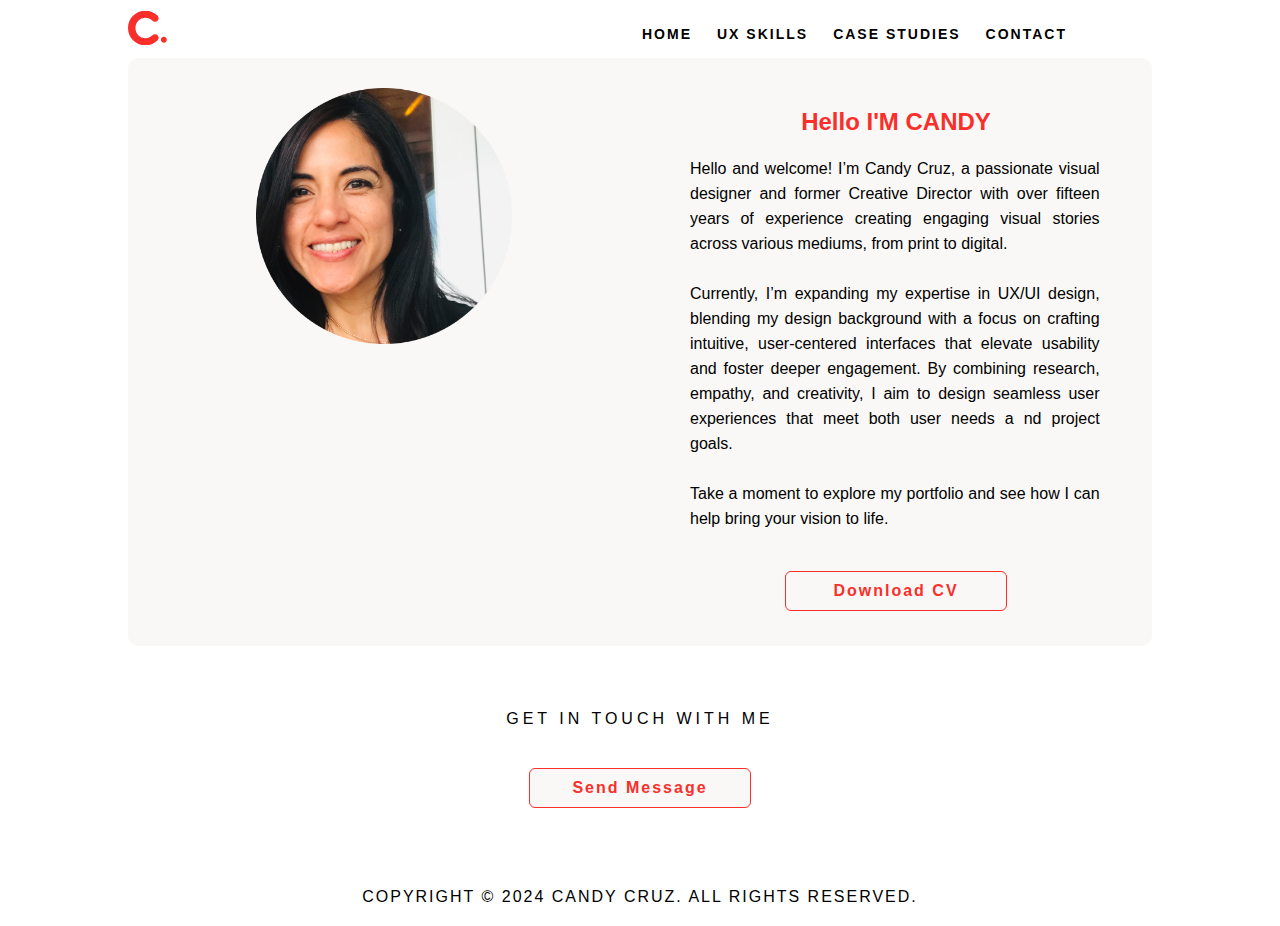
<file: index.html>
<!doctype html>
<html>
<head>
<meta charset="UTF-8">
<meta http-equiv="X-UA-Compatible" content="IE=edge">
<meta name="viewport" content="width=device-width, initial-scale=1">
<title>Candy's Portfolio</title>
<link href="css/stylesheet.css" rel="stylesheet" type="text/css">
</head>
<body>
<!-- Main Container -->
<div class="container"> 
  <!-- Header -->
  <header class="header">
    <h4 class="logo">        <div class="logo">
    </h4>
     
        <span class="logo"><img src="images/logo.svg"></span>
        <nav>
          <ul>
            <li><a href="index.html">HOME</a></li>
            <li><a href="uxskills.html#hero">UX SKILLS</a></li>
            <li><a href="casestudies.html">CASE STUDIES</a></li>
            <li> <a href="#contact">CONTACT</a></li>
          </ul>
        </nav>
  </header>
  <!-- Hero Section -->
  <section class="intro">
    <div class="column">
     
      <img src="images/Candy.png" alt="" class="profile"> </div>
    <div class="column">
         <h2>Hello I'M CANDY</h2>
      <p>Hello and welcome! I’m Candy Cruz, a passionate visual designer and former Creative Director with over fifteen years of experience creating engaging visual stories across various mediums, from print to digital. <br><br>
    Currently, I’m expanding my expertise in UX/UI design, blending my design background with a focus on crafting intuitive, user-centered interfaces that elevate usability and foster deeper engagement. By combining research, empathy, and creativity, I aim to design seamless user experiences that meet both user needs a nd project goals.
      <br><br>Take a moment to explore my portfolio and see how I can help bring your vision to life. </p>
        <div class="button"><strong>Download CV</strong> </div>
    </div>
  </section>
     
<!-- Footer Section -->
  <footer id="contact">
    <p class="hero_header">GET IN TOUCH WITH ME</p>
    <div class="button"><strong>Send Message</strong> </div>
  </footer>
  <!-- Copyrights Section -->
  <div class="copyright">Copyright © 2024 Candy Cruz. All Rights Reserved.</div>
</div>
<!-- Main Container Ends -->
</body>
</html>
</file>
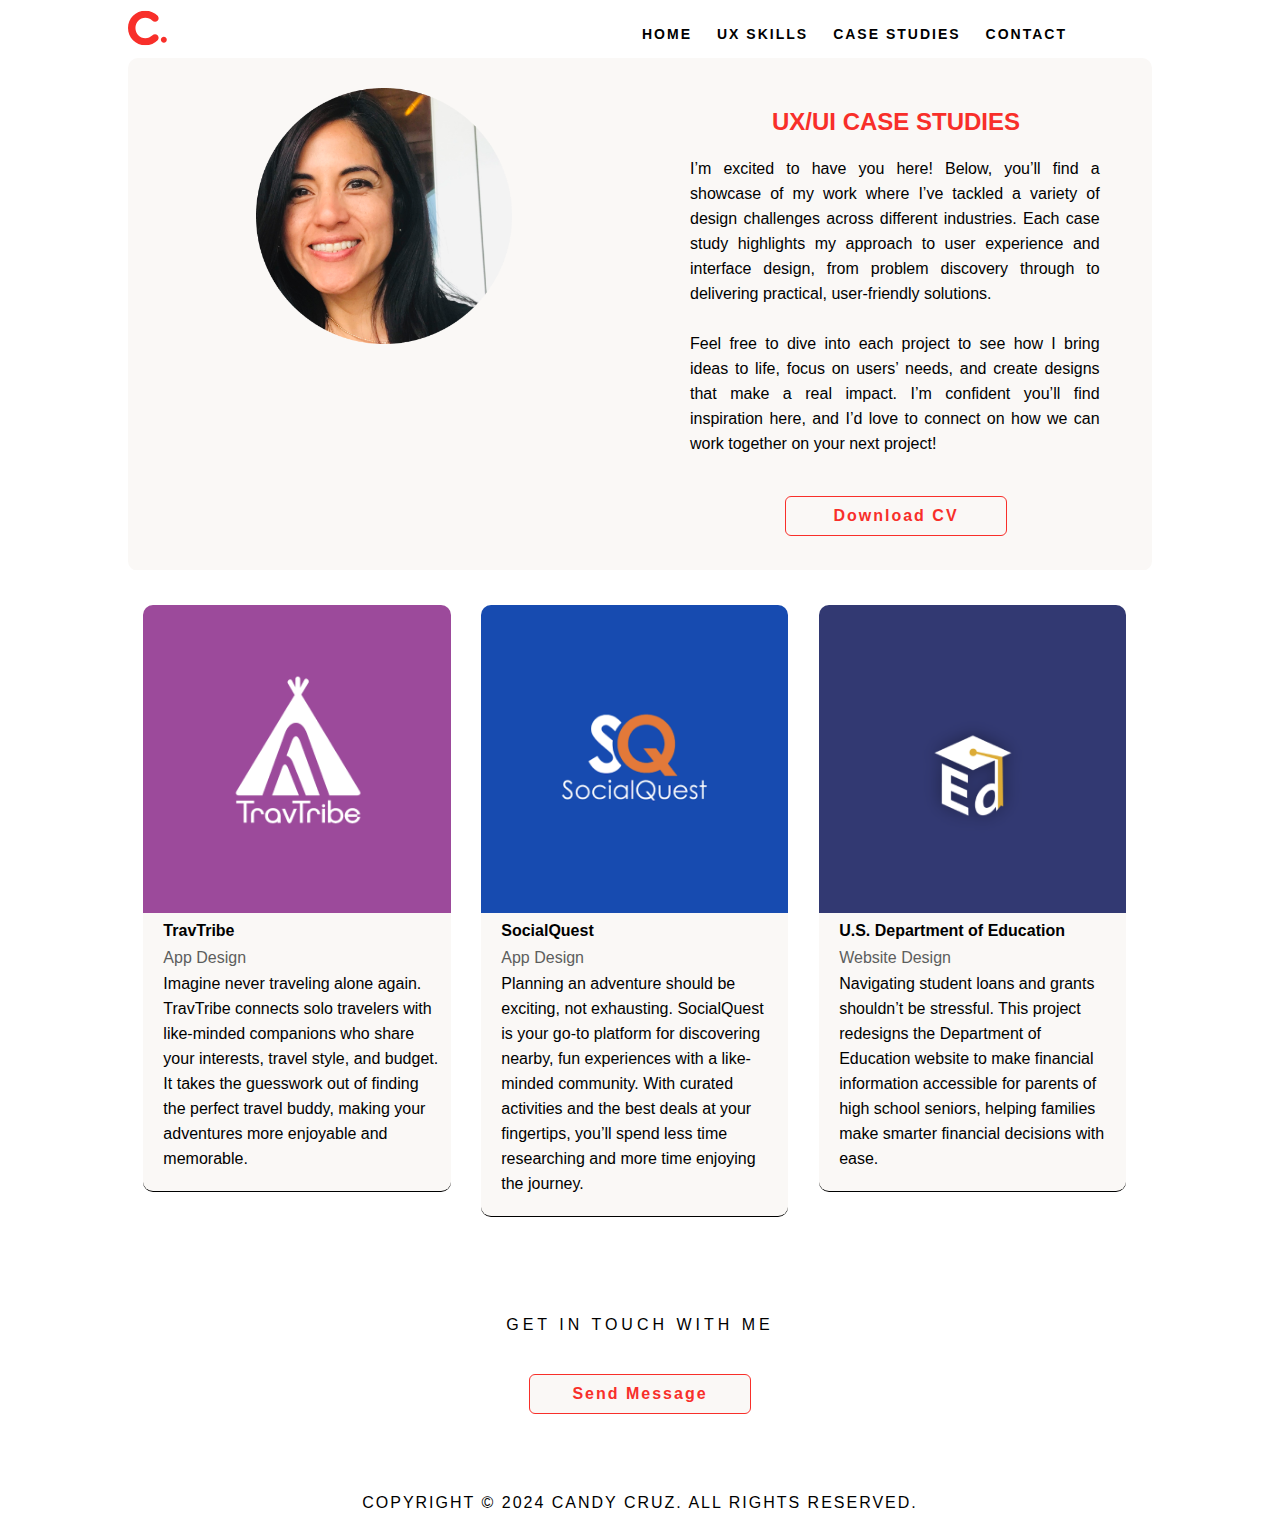
<file: casestudies.html>
<!doctype html>
<html>
<head>
<meta charset="UTF-8">
<meta http-equiv="X-UA-Compatible" content="IE=edge">
<meta name="viewport" content="width=device-width, initial-scale=1">
<title>Candy's Portfolio</title>
<link href="css/stylesheet.css" rel="stylesheet" type="text/css">
</head>
<body>
<!-- Main Container -->
<div class="container"> 
  <!-- Header -->
  <header class="header">
    <h4 class="logo">        <div class="logo">
    </h4>
     
        <span class="logo"><img src="images/logo.svg"></span>
        <nav>
          <ul>
            <li><a href="index.html">HOME</a></li>
            <li><a href="uxskills.html#hero">UX SKILLS</a></li>
            <li><a href="casestudies.html">CASE STUDIES</a></li>
            <li> <a href="#contact">CONTACT</a></li>
          </ul>
        </nav>
  </header>
  <!-- Hero Section -->
  <section class="intro">
    <div class="column">
     
      <img src="images/Candy.png" alt="" class="profile"> </div>
    <div class="column">
         <h2>UX/UI CASE STUDIES</h2>
      <p>I’m excited to have you here! Below, you’ll find a showcase of my work where I’ve tackled a variety of design challenges across different industries. Each case study highlights my approach to user experience and interface design, from problem discovery through to delivering practical, user-friendly solutions. <br> 
      <br> Feel free to dive into each project to see how I bring ideas to life, focus on users’ needs, and create designs that make a real impact. I’m confident you’ll find inspiration here, and I’d love to connect on how we can work together on your next project! </p>
        <div class="button"><strong>Download CV</strong> </div>
    </div>
  </section>
     
  <!-- Stats Gallery Section -->
  <div class="gallery">
     
     
    <div class="thumbnail"> <a href="#"><img src="images/TravTribe.png" alt="" width="2000" class="cards"/></a>
      <h4>TravTribe</h4>
      <p class="tag">App Design</p>
      <p class="text_column">Imagine never traveling alone again. TravTribe connects solo travelers with like-minded companions who share your interests, travel style, and budget. It takes the guesswork out of finding the perfect travel buddy, making your adventures more enjoyable and memorable.</p>
    </div>
    <div class="thumbnail"> <a href="#"><img src="images/SocialQuest.png" alt="" width="2000" class="cards"/></a>
      <h4>SocialQuest</h4>
      <p class="tag">App Design</p>
      <p class="text_column">Planning an adventure should be exciting, not exhausting. SocialQuest is your go-to platform for discovering nearby, fun experiences with a like-minded community. With curated activities and the best deals at your fingertips, you’ll spend less time researching and more time enjoying the journey.
</p>
    </div>
    <div class="thumbnail"> <a href="#"><img src="images/US Department of Education.png" alt="" width="2000" class="cards"/></a>
      <h4>U.S. Department of Education</h4>
      <p class="tag">Website Design</p>
      <p class="text_column">Navigating student loans and grants shouldn’t be stressful. This project redesigns the Department of Education website to make financial information accessible for parents of high school seniors, helping families make smarter financial decisions with ease.
      </p>
           
    </div>
    
  </div>
<!-- Footer Section -->
  <footer id="contact">
    <p class="hero_header">GET IN TOUCH WITH ME</p>
    <div class="button"><strong>Send Message</strong> </div>
  </footer>
  <!-- Copyrights Section -->
  <div class="copyright">Copyright © 2024 Candy Cruz. All Rights Reserved.</div>
</div>
<!-- Main Container Ends -->
</body>
</html>
</file>
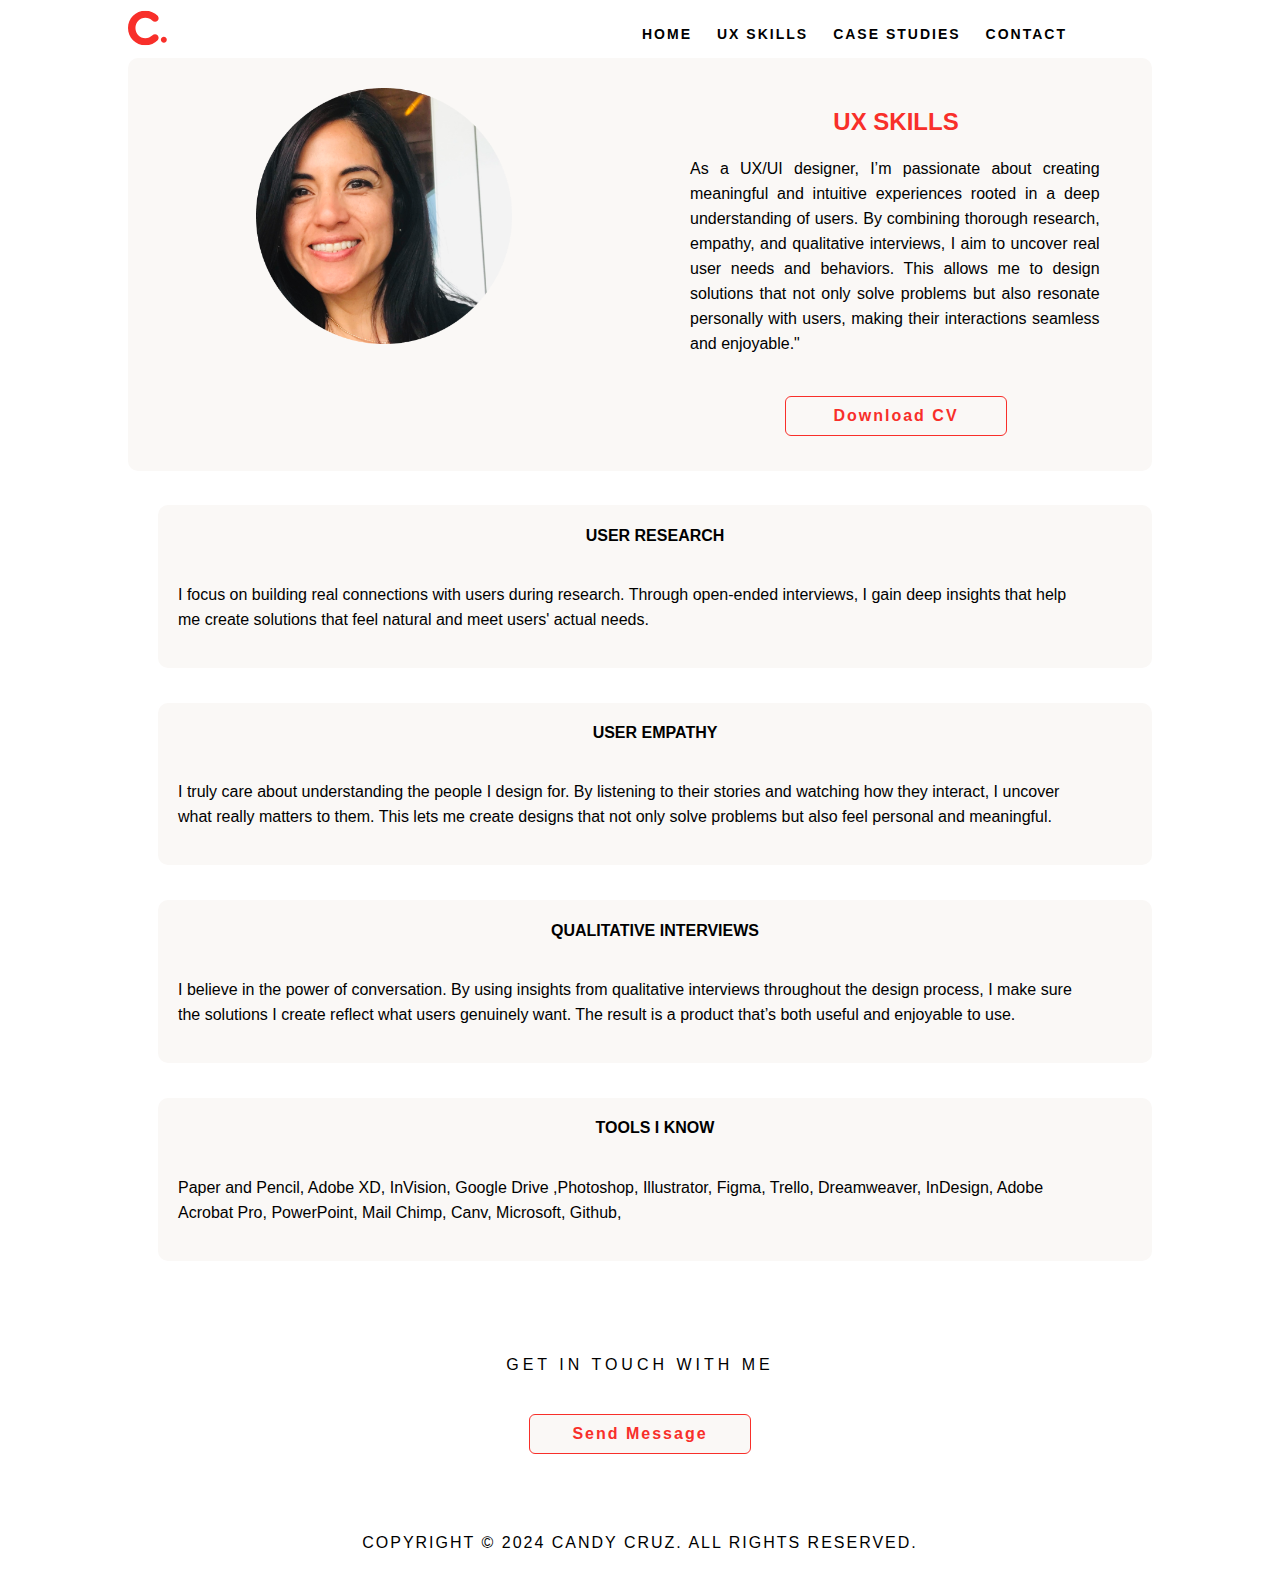
<file: uxskills.html>
<!doctype html>
<html>
<head>
<meta charset="UTF-8">
<meta http-equiv="X-UA-Compatible" content="IE=edge">
<meta name="viewport" content="width=device-width, initial-scale=1">
<title>Candy's Portfolio</title>
<link href="css/stylesheet.css" rel="stylesheet" type="text/css">
</head>
<body>
<!-- Main Container -->
<div class="container"> 
  <!-- Header -->
  <header class="header">
    <h4 class="logo">        <div class="logo">
    </h4>
     
        <span class="logo"><img src="images/logo.svg"></span>
        <nav>
          <ul>
             <li><a href="index.html">HOME</a></li>
            <li><a href="uxskills.html#hero">UX SKILLS</a></li>
            <li><a href="casestudies.html">CASE STUDIES</a></li>
            <li> <a href="#contact">CONTACT</a></li>
          </ul>
        </nav>
  </header>
  <!-- Hero Section -->
  <section class="intro">
    <div class="column">
     
      <img src="images/Candy.png" alt="" class="profile"> </div>
    <div class="column">
         <h2>UX SKILLS</h2>
      <p>As a UX/UI designer, I’m passionate about creating meaningful and intuitive experiences rooted in a deep understanding of users. By combining thorough research, empathy, and qualitative interviews, I aim to uncover real user needs and behaviors. This allows me to design solutions that not only solve problems but also resonate personally with users, making their interactions seamless and enjoyable."</p>
        <div class="button"><strong>Download CV</strong> </div>
    </div>
  </section>
      <!-- UX sKills Section -->
  <div class="skills">
 
     
    <div class="uxskills"> <a href="#"></a>
      <h4>USER RESEARCH</h4>
      
      <p class="text_column">I focus on building real connections with users during research. Through open-ended interviews, I gain deep insights that help me create solutions that feel natural and meet users' actual needs.</p>
    </div>
    <div class="uxskills"> <a href="#"></a>
      <h4>USER EMPATHY</h4>
    
      <p class="text_column">I truly care about understanding the people I design for. By listening to their stories and watching how they interact, I uncover what really matters to them. This lets me create designs that not only solve problems but also feel personal and meaningful.
      </p>
    </div>
    <div class="uxskills"> <a href="#"></a>
      <h4>QUALITATIVE INTERVIEWS</h4>
     <p class="text_column">I believe in the power of conversation. By using insights from qualitative interviews throughout the design process, I make sure the solutions I create reflect what users genuinely want. The result is a product that’s both useful and enjoyable to use.
      </p>
           
    </div>
      <div class="uxskills"> <a href="#"></a>
      <h4>TOOLS I KNOW</h4>
      
      <p class="text_column">Paper and Pencil, Adobe XD, InVision, Google Drive ,Photoshop, Illustrator, Figma, Trello, Dreamweaver, InDesign, Adobe Acrobat Pro,&nbsp;PowerPoint, Mail Chimp, Canv, Microsoft, Github,&nbsp; &nbsp; &nbsp; &nbsp;
      </p>
           
    </div>
    
  </div>
  <!-- Stats Gallery Section -->
  
<!-- Footer Section -->
  <footer id="contact">
    <p class="hero_header">GET IN TOUCH WITH ME</p>
    <div class="button"><strong>Send Message</strong> </div>
  </footer>
  <!-- Copyrights Section -->
  <div class="copyright">Copyright © 2024 Candy Cruz. All Rights Reserved.</div>
</div>
<!-- Main Container Ends -->
</body>
</html>
</file>
<file: css/stylesheet.css>
/* Body */
body {
	font-family: 'Roboto', sans-serif;
	background-color: #FFFFFF;
	margin: 0;
}
p { 
    color: black; /* Set the text color of all <p> elements to black */
}

h1 { 
    color: black; 
}

/* Container */
.container {
	width: 80%;
	margin-left: auto;
	margin-right: auto;
	background-color: #FFFFFF;
}

/* Header */
header {
	width: 100;
	height: 8%;
	background-color: #FFFFFF;
    
}

/* Navigation */
nav {
	float: right;
	width: 50%;
	text-align: right;
	margin-left: 20px;
	margin-right: 60px;
}

ul li a {
	color: #000000;
	text-decoration: none;
}

ul li:hover a {
    color: #F82F2A;
}
header nav ul {
	list-style: none;
	float: right;
}

nav ul li {
	float: left;
	color: #000000;
	font-size: 14px;
	text-align: left;
	margin-right: 25px;
	letter-spacing: 2px;
	font-weight: bold;
	transition: all 0.3s linear;
}

/* Fixed color with a single # */



.logo {
    color: #000000;
    text-align: left; /* Aligns text inside logo */
    margin-left: 0;
    margin-top: 10px;
    margin-bottom: 10px;
}

.hero_header {
	color: #000;
	text-align: center;
	margin: 0;
	letter-spacing: 4px;
}

/* About Section */
.text_column {
	width: 90%;
	text-align: left;
	font-weight: lighter;
	line-height: 25px;
	float: left;
	padding-left: 20px;
	padding-right: 20px;
	color: #000000;
}

.gallery {
	clear: both;
	display: inline-block;
	width: 100%;
	background-color: #FFFFFF;
	padding-bottom: 35px;
	padding-top: 0px;
	margin-top: -5px;
	margin-bottom: 0px;
}

.thumbnail {
	width: 30%; /* Adjusted to fit 3 thumbnails across */
	text-align: center;
	float: left;
	margin-top: 35px;
	background-color:#FAF8F6;
	padding-bottom: 20px;
	margin-left: 1.5%; /* Adjusted margin for proper spacing */
	margin-right: 1.5%; /* Adjusted margin for proper spacing */
	border-radius: 10px;
	padding-top: 0px;
	border-bottom: 1px solid #000000;
	box-sizing: border-box; /* Includes padding in width calculations */
}

.gallery .thumbnail h4 {
	margin-top: 5px;
	margin-bottom: 5px;
	color: #000000;
	text-align: left;
	padding-left: 20px;
	padding-right: 20px;
}

.gallery .thumbnail p {
	margin: 0;
	color: #000000;
	text-align: left;
	padding-left: 20px;
}
.gallery h2 {
  text-align: center; /* Center text inside the h1 element */
  margin-bottom: 20px; /* Adjust space between the h1 and thumbnails */
}
/* My UX Skills */
.skills {
	clear: both;
	width: 100%;
	background-color: #FFFFFF;
	padding-bottom: 35px;
	padding-top: 0px;
	margin-top: -5px;
    margin-bottom: 0px;
	margin-left: 15px; /* Adjusted margin for proper spacing */
	margin-right: 15px; /* Adjusted margin for proper spacing */
}


h2 {
	text-align: center; /* Center text inside the h2 element */
	margin-bottom: 20px; 
   color: #F82F2A;
}

/* skills Grid */
   .skillscontainer {
        display: grid;
        grid-template-columns:1fr 500px 5px 500px 1fr;
        grid-template-rows: 1fr 300px 300px 1fr;
    }
/* Adjust space between the h2 and thumbnails */

.uxskills {
	display:grid;
	width: auto; /* Set to 50% minus margins for spacing */
	text-align: center;
	margin-top: 35px;
	background-color: #FAF8F6;
	padding-bottom: 20px;
	margin-left: 15px; /* Adjusted margin for proper spacing */
	margin-right: 15px; /* Adjusted margin for proper spacing */
	border-radius: 10px;*/
	padding-top: 0px; */
	border-bottom: 1px solid #000000;
	box-sizing: border-box; /* Includes padding in width calculations */
}

/* More info */
.intro {
 
	padding-bottom: 35px;
    border-radius: 10px;
    color: #000000; /* Choose a contrasting text color */
    display: inline-block;
    background-color: #FAF8F6;
  
    
}

.column {
	width: 50%;
	text-align: center;
	padding-top: 30px;
	float: left;
}

.intro .column h3 {
	color: #000000;
	text-align: center;
}



.cards {
	width: 100%;
	height: auto;
	max-width: 340px;
	max-height: 340px;
	
    border-top-left-radius: 10px;
    /* Added missing semicolon */
    border-top-right-radius: 10px;
}

.intro .column p {
	padding-left: 30px;
	padding-right: 30px;
	text-align: justify;
	line-height: 25px;
	font-weight:normal;
	margin-left: 20px;
	margin-right: 20px;
	width: 80%;
	margin-top: 4%;
}

.button {
	width: 200px;
	margin-top: 40px;
	margin-right: auto;
	margin-bottom: auto;
	margin-left: auto;
	padding-top: 10px;
	padding-right: 10px;
	padding-bottom: 10px;
	padding-left: 10px;
	text-align: center;
	vertical-align: middle;
	border-radius: 0px;
	text-transform:none;
	font-weight: ;
	letter-spacing: 2px;
	border: 1px solid #F82F2A;
	color: #F82F2A;
    background-color: #FAF8F6;
	transition: all 0.3s linear;
    border-radius: 6px;
}
.button:hover {
	background-color: #F82F2A;
	color: #ffffff;
	cursor: pointer;
}
.copyright {
	text-align: center;
	padding-top: 20px;
	padding-bottom: 20px;
	background-color: #ffffff;
	color: #000000;
	text-transform: uppercase;
	font-weight: lighter;
	letter-spacing: 2px;
	border-top-width: 2px;
}

footer {
	background-color: #ffffff;
	padding-top: 60px;
	padding-bottom: 60px;
}


.profile {
	width: 50%;
}

.gallery .thumbnail .tag {
	color: #5D5E5D;
	padding-bottom: 4px;
	padding-top: 4px;
	text-align: left;
	padding-left: 20px;
	padding-right: 20px;
}

/* Mobile */
@media (max-width: 320px) {
	.logo {
		width: 100%;
		text-align: center;
		margin-top: 13px;
		margin-right: 0px;
		margin-bottom: 0px;
		margin-left: 0px;
	}

	.text_column {
		width: 100%;
		text-align: justify;
		padding: 0;
	}

	.intro .column p {
		width: 80%;
		margin-left: 0px;
	}

	.text_column {
		padding-left: 20px;
	}

	.gallery {
		width: 100%;
		display: flex;
		flex-direction: column;
		align-items: center; /* Ensures thumbnails are centered */
	}

	.thumbnail {
		width: 95%; /* Slightly reduce width to add some padding around thumbnails */
		margin-bottom: 20px; /* Add spacing between thumbnails */
	}

	.column {
		width: 100%;
		margin-top: 0px;
	}

	.hero_header {
		padding-left: 10px;
		padding-right: 10px;
		line-height: 22px;
		text-align: center;
	}
}

/* Small Tablets */
@media (min-width: 321px) and (max-width: 767px) {
	.logo {
		width: 100%;
		text-align: center;
		margin-top: 13px;
		margin-right: 0px;
		margin-bottom: 0px;
		margin-left: 0px;
	}

	.text_column {
		width: 100%;
		text-align: left;
		padding: 0;
	}

	.thumbnail {
		width: 100%;
	}

	.column {
		width: 100%;
		margin-top: 0px;
	}

	.text_column {
		padding-left: 20px;
		padding-right: 20px;
		width: 90%;
	}

	.profile {
		width: 100%;
	}

	.intro .column p {
		width: 90%;
		text-align: center;
		padding-left: 0px;
	}
}

/* Small Desktops */
@media (min-width: 768px) and (max-width: 1096px) {
	.text_column {
		width: 100%;
	}

	.thumbnail {
		width: 48%;
	}

	.text_column {
		width: 90%;
		margin: 0;
		padding: 20px;
	}

	.intro .column p {
		width: 80%;
	}
}
</file>
